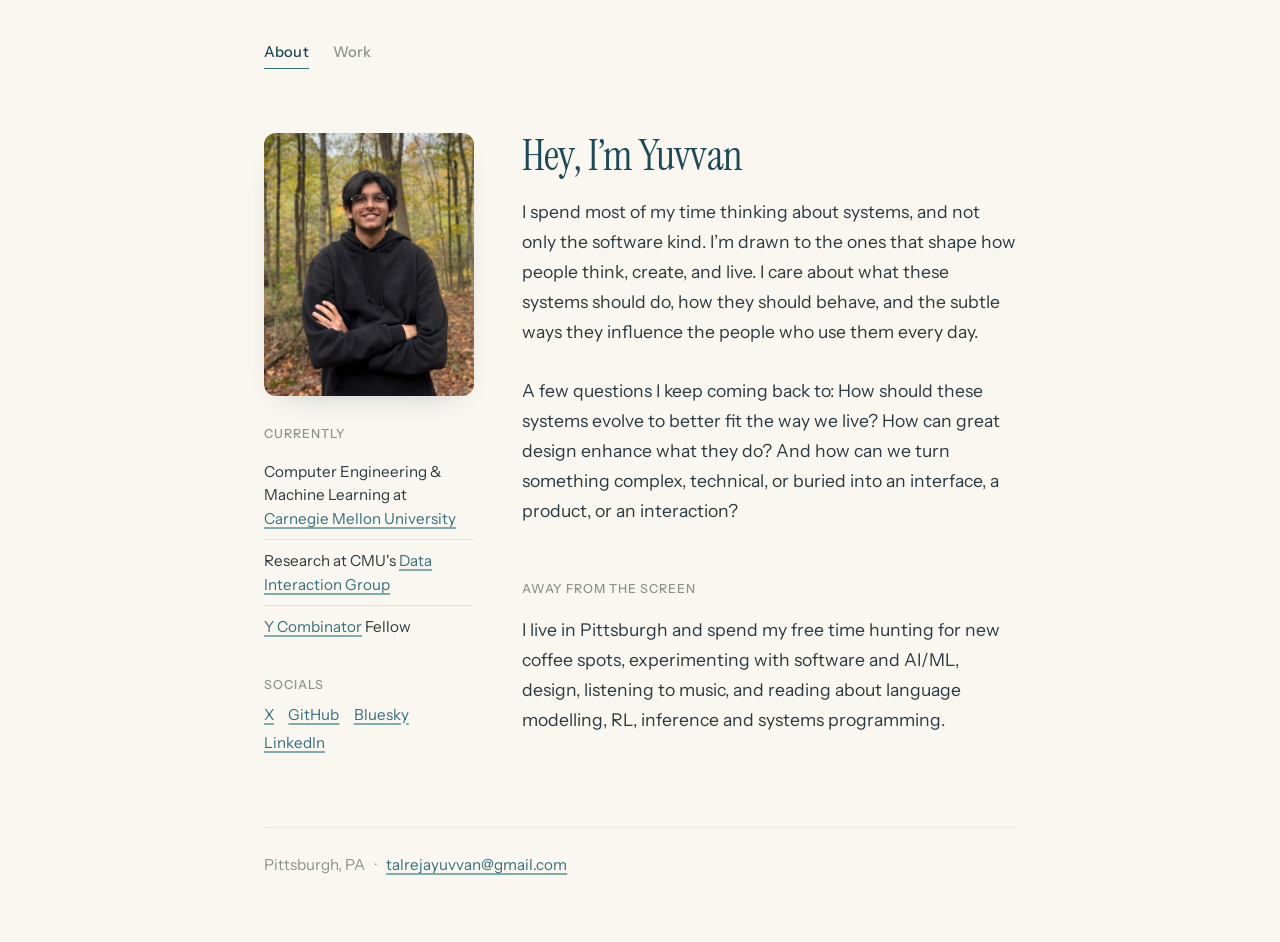
<file: index.html>
<!DOCTYPE html>
<html lang="en">
<head>
  <meta charset="UTF-8">
  <meta name="viewport" content="width=device-width, initial-scale=1.0">
  <script>
    !function(t,e){var o,n,p,r;e.__SV||(window.posthog=e,e._i=[],e.init=function(i,s,a){function g(t,e){var o=e.split(".");2==o.length&&(t=t[o[0]],e=o[1]),t[e]=function(){t.push([e].concat(Array.prototype.slice.call(arguments,0)))}}(p=t.createElement("script")).type="text/javascript",p.crossOrigin="anonymous",p.async=!0,p.src=s.api_host.replace(".i.posthog.com","-assets.i.posthog.com")+"/static/array.js",(r=t.getElementsByTagName("script")[0]).parentNode.insertBefore(p,r);var u=e;for(void 0!==a?u=e[a]=[]:a="posthog",u.people=u.people||[],u.toString=function(t){var e="posthog";return"posthog"!==a&&(e+="."+a),t||(e+=" (stub)"),e},u.people.toString=function(){return u.toString(1)+".people (stub)"},o="init capture register register_once register_for_session unregister unregister_for_session getFeatureFlag getFeatureFlagResult isFeatureEnabled reloadFeatureFlags updateEarlyAccessFeatureEnrollment getEarlyAccessFeatures on onFeatureFlags onSessionId getSurveys getActiveMatchingSurveys renderSurvey canRenderSurvey getNextSurveyStep identify setPersonProperties group resetGroups setPersonPropertiesForFlags resetPersonPropertiesForFlags setGroupPropertiesForFlags resetGroupPropertiesForFlags reset get_distinct_id getGroups get_session_id get_session_replay_url alias set_config startSessionRecording stopSessionRecording sessionRecordingStarted captureException loadToolbar get_property getSessionProperty createPersonProfile opt_in_capturing opt_out_capturing has_opted_in_capturing has_opted_out_capturing clear_opt_in_out_capturing debug".split(" "),n=0;n<o.length;n++)g(u,o[n]);e._i.push([i,s,a])},e.__SV=1)}(document,window.posthog||[]);
    posthog.init('phc_nlq1HRriBGr9Bx2hiweEA8Qgf5CyAopRvOHw867B6GC', {
        api_host: 'https://us.i.posthog.com',
        defaults: '2026-05-30',
    })
  </script>
  <title>Yuvvan Talreja</title>
  <meta name="description" content="Yuvvan Talreja — thinking about systems: what they should do, how they should behave, and how they shape the people who use them.">
  <link rel="icon" type="image/png" href="assets/profile-icon.png">
  <link rel="preconnect" href="https://fonts.googleapis.com">
  <link rel="preconnect" href="https://fonts.gstatic.com" crossorigin>
  <link href="https://fonts.googleapis.com/css2?family=Instrument+Sans:wght@400;500;600&family=Instrument+Serif:ital@0;1&display=swap" rel="stylesheet">
  <link rel="stylesheet" href="style.css">
  <noscript><style>.reveal{opacity:1!important;transform:none!important}</style></noscript>
</head>
<body>

  <header class="site-header">
    <nav class="site-nav">
      <a href="index.html" aria-current="page">About</a>
      <a href="work.html">Work</a>
      <!-- <a href="posts.html">Posts</a> -->
    </nav>
  </header>

  <main class="layout">
    <aside class="side">
      <div class="avatar reveal" style="--d:0" title="That's me">
        <img src="assets/headshot.jpeg" alt="Yuvvan Talreja" class="avatar-photo">
      </div>

      <section class="now reveal" style="--d:1">
        <h2 class="section-label">Currently</h2>
        <ul class="now-list">
          <li>Computer Engineering &amp; Machine Learning at <a href="https://www.cmu.edu" target="_blank" rel="noopener">Carnegie Mellon University</a></li>
          <li>Research at CMU's <a href="https://dig.cmu.edu" target="_blank" rel="noopener">Data Interaction Group</a></li>
          <li><a href="https://www.ycombinator.com" target="_blank" rel="noopener">Y&nbsp;Combinator</a> Fellow</li>
        </ul>
      </section>

      <section class="elsewhere reveal" style="--d:2">
        <h2 class="section-label">Socials</h2>
        <ul class="social-list">
          <li><a href="https://x.com/yuvvantalreja" target="_blank" rel="noopener">X</a></li>
          <li><a href="https://github.com/yuvvantalreja" target="_blank" rel="noopener">GitHub</a></li>
          <li><a href="https://bsky.app/profile/yuvvan.bsky.social" target="_blank" rel="noopener">Bluesky</a></li>
          <li><a href="https://www.linkedin.com/in/yuvvantalreja/" target="_blank" rel="noopener">LinkedIn</a></li>
        </ul>
      </section>
    </aside>

    <div class="content">
      <section class="hero reveal" style="--d:0">
        <h1>Hey, I&rsquo;m Yuvvan</h1>

        <p>
          I spend most of my time thinking about systems, and not only the software kind.
          I&rsquo;m drawn to the ones that shape how people think, create, and live.
          I care about what these systems should do, how they should behave, and the subtle ways they
          influence the people who use them every day.

          <br><br>

          A few questions I keep coming back to: How should these systems evolve to better fit the way we live?
          How can great design enhance what they do? And how can we turn something complex, technical,
          or buried into an interface, a product, or an interaction?
        </p>
      </section>

      <section class="offline reveal" style="--d:1">
        <h2 class="section-label">Away from the screen</h2>
        <p>
          I live in Pittsburgh and spend my free time hunting for new
          coffee spots, experimenting with software
          and AI/ML, design, listening to music, and reading about language
          modelling, RL, inference and systems programming.
        </p>
      </section>
    </div>
  </main>

  <footer class="site-footer">
    <span>Pittsburgh, PA</span>
    <span class="footer-dot" aria-hidden="true">·</span>
    <a href="mailto:talrejayuvvan@gmail.com">talrejayuvvan@gmail.com</a>
  </footer>

  <script src="animations.js" defer></script>
</body>
</html>
</file>
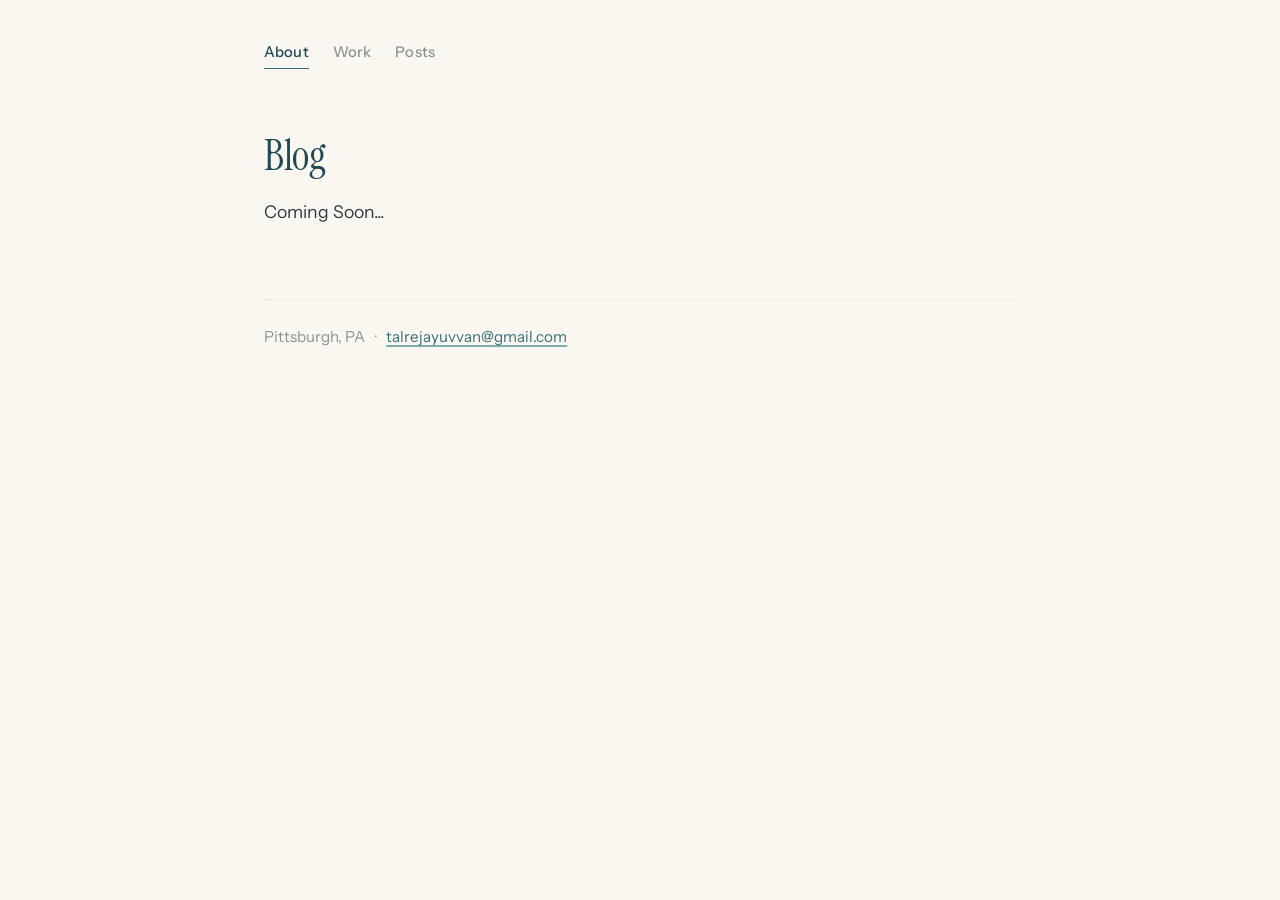
<file: posts.html>
<!DOCTYPE html>
<html lang="en">
<head>
  <meta charset="UTF-8">
  <meta name="viewport" content="width=device-width, initial-scale=1.0">
  <script>
    !function(t,e){var o,n,p,r;e.__SV||(window.posthog=e,e._i=[],e.init=function(i,s,a){function g(t,e){var o=e.split(".");2==o.length&&(t=t[o[0]],e=o[1]),t[e]=function(){t.push([e].concat(Array.prototype.slice.call(arguments,0)))}}(p=t.createElement("script")).type="text/javascript",p.crossOrigin="anonymous",p.async=!0,p.src=s.api_host.replace(".i.posthog.com","-assets.i.posthog.com")+"/static/array.js",(r=t.getElementsByTagName("script")[0]).parentNode.insertBefore(p,r);var u=e;for(void 0!==a?u=e[a]=[]:a="posthog",u.people=u.people||[],u.toString=function(t){var e="posthog";return"posthog"!==a&&(e+="."+a),t||(e+=" (stub)"),e},u.people.toString=function(){return u.toString(1)+".people (stub)"},o="init capture register register_once register_for_session unregister unregister_for_session getFeatureFlag getFeatureFlagResult isFeatureEnabled reloadFeatureFlags updateEarlyAccessFeatureEnrollment getEarlyAccessFeatures on onFeatureFlags onSessionId getSurveys getActiveMatchingSurveys renderSurvey canRenderSurvey getNextSurveyStep identify setPersonProperties group resetGroups setPersonPropertiesForFlags resetPersonPropertiesForFlags setGroupPropertiesForFlags resetGroupPropertiesForFlags reset get_distinct_id getGroups get_session_id get_session_replay_url alias set_config startSessionRecording stopSessionRecording sessionRecordingStarted captureException loadToolbar get_property getSessionProperty createPersonProfile opt_in_capturing opt_out_capturing has_opted_in_capturing has_opted_out_capturing clear_opt_in_out_capturing debug".split(" "),n=0;n<o.length;n++)g(u,o[n]);e._i.push([i,s,a])},e.__SV=1)}(document,window.posthog||[]);
    posthog.init('phc_nlq1HRriBGr9Bx2hiweEA8Qgf5CyAopRvOHw867B6GC', {
        api_host: 'https://us.i.posthog.com',
        defaults: '2026-05-30',
    })
  </script>
  <title>Blog · Yuvvan Talreja</title>
  <link rel="icon" type="image/png" href="assets/profile-icon.png">
  <link rel="preconnect" href="https://fonts.googleapis.com">
  <link rel="preconnect" href="https://fonts.gstatic.com" crossorigin>
  <link href="https://fonts.googleapis.com/css2?family=Instrument+Sans:wght@400;500;600&family=Instrument+Serif:ital@0;1&display=swap" rel="stylesheet">
  <link rel="stylesheet" href="style.css">
  <noscript><style>.reveal{opacity:1!important;transform:none!important}</style></noscript>
</head>
<body>

  <header class="site-header">
    <nav class="site-nav">
      <a href="index.html" aria-current="page">About</a>
      <a href="work.html">Work</a>
      <a href="posts.html">Posts</a>
    </nav>
  </header>

  <main>
    <section class="hero reveal" style="--d:0">
      <h1>Blog</h1>
      <p>Coming Soon...</p>
    </section>
  </main>

  <footer class="site-footer">
    <span>Pittsburgh, PA</span>
    <span class="footer-dot" aria-hidden="true">·</span>
    <a href="mailto:talrejayuvvan@gmail.com">talrejayuvvan@gmail.com</a>
  </footer>

  <script src="animations.js" defer></script>
</body>
</html>
</file>
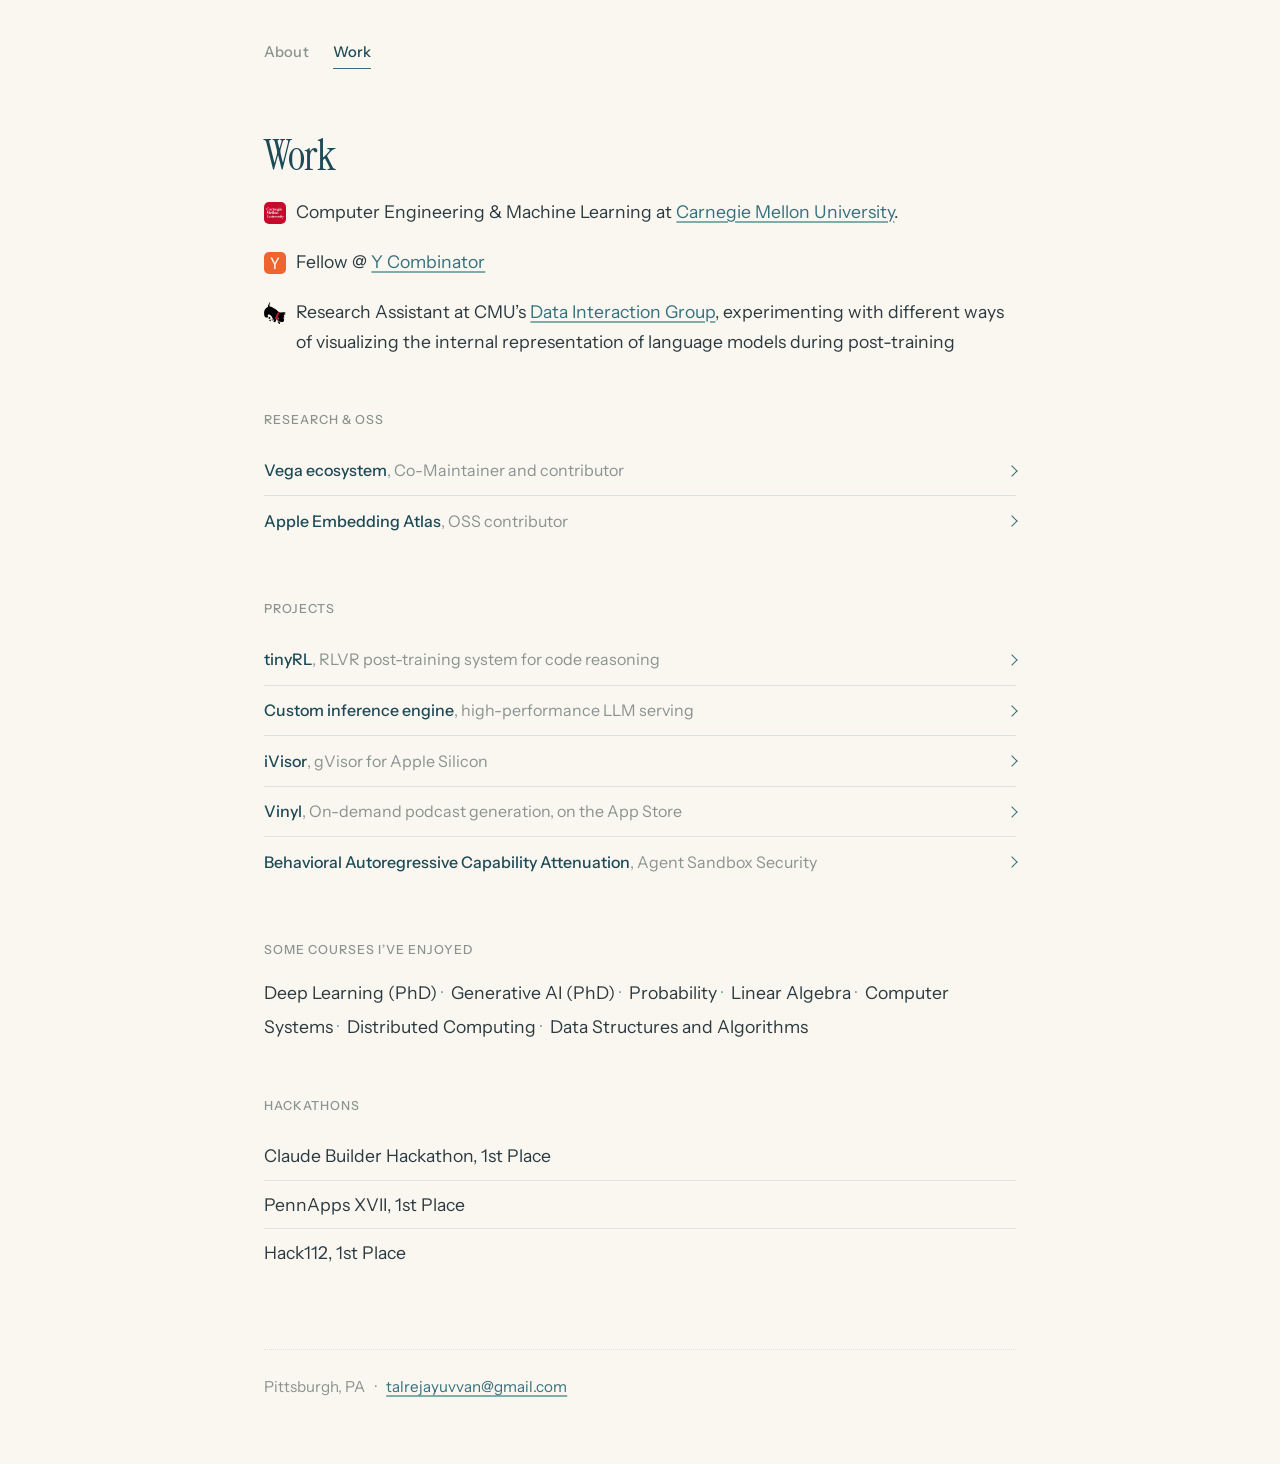
<file: work.html>
<!DOCTYPE html>
<html lang="en">
<head>
  <meta charset="UTF-8">
  <meta name="viewport" content="width=device-width, initial-scale=1.0">
  <script>
    !function(t,e){var o,n,p,r;e.__SV||(window.posthog=e,e._i=[],e.init=function(i,s,a){function g(t,e){var o=e.split(".");2==o.length&&(t=t[o[0]],e=o[1]),t[e]=function(){t.push([e].concat(Array.prototype.slice.call(arguments,0)))}}(p=t.createElement("script")).type="text/javascript",p.crossOrigin="anonymous",p.async=!0,p.src=s.api_host.replace(".i.posthog.com","-assets.i.posthog.com")+"/static/array.js",(r=t.getElementsByTagName("script")[0]).parentNode.insertBefore(p,r);var u=e;for(void 0!==a?u=e[a]=[]:a="posthog",u.people=u.people||[],u.toString=function(t){var e="posthog";return"posthog"!==a&&(e+="."+a),t||(e+=" (stub)"),e},u.people.toString=function(){return u.toString(1)+".people (stub)"},o="init capture register register_once register_for_session unregister unregister_for_session getFeatureFlag getFeatureFlagResult isFeatureEnabled reloadFeatureFlags updateEarlyAccessFeatureEnrollment getEarlyAccessFeatures on onFeatureFlags onSessionId getSurveys getActiveMatchingSurveys renderSurvey canRenderSurvey getNextSurveyStep identify setPersonProperties group resetGroups setPersonPropertiesForFlags resetPersonPropertiesForFlags setGroupPropertiesForFlags resetGroupPropertiesForFlags reset get_distinct_id getGroups get_session_id get_session_replay_url alias set_config startSessionRecording stopSessionRecording sessionRecordingStarted captureException loadToolbar get_property getSessionProperty createPersonProfile opt_in_capturing opt_out_capturing has_opted_in_capturing has_opted_out_capturing clear_opt_in_out_capturing debug".split(" "),n=0;n<o.length;n++)g(u,o[n]);e._i.push([i,s,a])},e.__SV=1)}(document,window.posthog||[]);
    posthog.init('phc_nlq1HRriBGr9Bx2hiweEA8Qgf5CyAopRvOHw867B6GC', {
        api_host: 'https://us.i.posthog.com',
        defaults: '2026-05-30',
    })
  </script>
  <title>Work · Yuvvan Talreja</title>
  <link rel="icon" type="image/png" href="assets/profile-icon.png">
  <link rel="preconnect" href="https://fonts.googleapis.com">
  <link rel="preconnect" href="https://fonts.gstatic.com" crossorigin>
  <link href="https://fonts.googleapis.com/css2?family=Instrument+Sans:wght@400;500;600&family=Instrument+Serif:ital@0;1&display=swap" rel="stylesheet">
  <link rel="stylesheet" href="style.css">
  <noscript><style>.reveal{opacity:1!important;transform:none!important}.deep-panel{grid-template-rows:1fr!important}.deep-trigger{cursor:default!important}.deep-trigger__chevron{display:none!important}</style></noscript>
</head>
<body>

  <header class="site-header">
    <nav class="site-nav">
      <a href="index.html">About</a>
      <a href="work.html" aria-current="page">Work</a>
      <!-- <a href="posts.html">Posts</a> -->
    </nav>
  </header>

  <main>
    <section class="hero reveal" style="--d:0">
      <h1>Work</h1>
      <p class="hero-line">
        <img class="hero-logo" src="assets/logo-cmu.png" alt="Carnegie Mellon University" width="22" height="22">
        <span>
          Computer Engineering &amp; Machine Learning at
          <a href="https://www.cmu.edu" target="_blank" rel="noopener">Carnegie Mellon University</a>.
        </span>
      </p>
      <p class="hero-line">
        <img class="hero-logo" src="assets/logo-yc.svg" alt="Y Combinator" width="22" height="22">
        <span>Fellow @ <a href="https://www.ycombinator.com" target="_blank" rel="noopener">Y&nbsp;Combinator</a></span>
      </p>
      <p class="hero-line">
        <img class="hero-logo" src="assets/logo-dig.svg" alt="CMU Data Interaction Group" width="22" height="22">
        <span>Research Assistant at CMU&rsquo;s <a href="https://dig.cmu.edu" target="_blank" rel="noopener">Data Interaction Group</a>, experimenting with different ways of visualizing the internal representation of language models during post-training</span>
      </p>
    </section>

    <section class="research reveal" style="--d:1">
      <h2 class="section-label">Research &amp; OSS</h2>
        <ul class="deep-list">
        <li class="deep-item">
          <button class="deep-trigger" type="button" aria-expanded="false" aria-controls="panel-vega">
            <span class="deep-trigger__title">Vega ecosystem<span class="deep-trigger__sub">, Co-Maintainer and contributor</span></span>
            <span class="deep-trigger__chevron" aria-hidden="true"></span>
          </button>
        <div class="deep-panel" id="panel-vega">
        <div class="deep-panel__inner">
        <div class="deep-panel__body">
        <p>Co-maintain the Vega Editor and own its infrastructure: migrated the codebase to <a href="https://github.com/vega/editor/pull/1494" target="_blank" rel="noopener">React&nbsp;19</a> and replaced Parcel with <a href="https://github.com/vega/editor/pull/1495" target="_blank" rel="noopener">Vite</a> (~30% faster loads), built the <a href="https://github.com/vega/editor/pull/1499" target="_blank" rel="noopener">entire test suite from scratch</a> (10 unit + 14 end-to-end Playwright suites), and added <a href="https://github.com/vega/editor/pull/1488" target="_blank" rel="noopener">GitHub auth</a> with Gist-based import/export, alongside fixes to <a href="https://github.com/vega/editor/pull/1611" target="_blank" rel="noopener">hot-module-reload</a>, the <a href="https://github.com/vega/editor/pull/1540" target="_blank" rel="noopener">data viewer</a>, and <a href="https://github.com/vega/editor/pull/1516" target="_blank" rel="noopener">Monaco integration</a>. On Vega core: <a href="https://github.com/vega/vega/pull/4320" target="_blank" rel="noopener">ISO year-week time units</a> and a <a href="https://github.com/vega/vega/pull/4318" target="_blank" rel="noopener"><code>container:resize</code> event source</a>. On Vega-Lite: fixed a <a href="https://github.com/vega/vega-lite/pull/9696" target="_blank" rel="noopener">legend-merging bug</a> and a <a href="https://github.com/vega/vega-lite/pull/9676" target="_blank" rel="noopener">truthy-check bug</a> that silently dropped zero-valued width/height, plus open work on <a href="https://github.com/vega/vega-lite/pull/9920" target="_blank" rel="noopener">facet sorting</a> and <a href="https://github.com/vega/vega-lite/pull/9886" target="_blank" rel="noopener">legend accessibility</a>.</p>
          <div class="stats">
          <div class="stat"><span class="stat__num" data-count="15">0</span><span class="stat__label">merged · vega/editor</span></div>
          <div class="stat"><span class="stat__num" data-count="2">0</span><span class="stat__label">merged · vega/vega</span></div>
          <div class="stat"><span class="stat__num" data-count="2">0</span><span class="stat__label">merged · vega-lite</span></div>
          </div>
        <div class="deep-panel__link">
          <a class="badge-link" href="https://github.com/vega/editor/pull/1499" target="_blank" rel="noopener">Testing infra PR ↗</a>
          <a class="badge-link" href="https://github.com/vega/vega/pull/4318" target="_blank" rel="noopener">container:resize PR ↗</a>
        </div>
        </div>
        </div>
        </div>
        </li>

        <li class="deep-item">
          <button class="deep-trigger" type="button" aria-expanded="false" aria-controls="panel-embedding-atlas">
            <span class="deep-trigger__title">Apple Embedding Atlas<span class="deep-trigger__sub">, OSS contributor</span></span>
            <span class="deep-trigger__chevron" aria-hidden="true"></span>
          </button>
          <div class="deep-panel" id="panel-embedding-atlas">
            <div class="deep-panel__inner">
              <div class="deep-panel__body">
                <p>Fixed a real bug in Apple&rsquo;s embedding-visualization tool: binary / Hugging Face–style image columns weren&rsquo;t being detected, so raw image bytes were dumping into table cells and tooltips as huge integer arrays instead of rendering as images.</p>
                <p class="deep-panel__link">
                  <a class="badge-link" href="https://github.com/apple/embedding-atlas/pull/240" target="_blank" rel="noopener">View PR ↗</a>
                </p>
              </div>
            </div>
          </div>
        </li>

        <!-- <li class="deep-item deep-item--static">OSS contributor to vLLM and TensorRT</li> -->
      </ul>
    </section>

    <section class="projects reveal" style="--d:2">
      <h2 class="section-label">Projects</h2>
      <ul class="deep-list">
        <li class="deep-item">
          <button class="deep-trigger" type="button" aria-expanded="false" aria-controls="panel-tinyrl">
            <span class="deep-trigger__title">tinyRL<span class="deep-trigger__sub">, RLVR post-training system for code reasoning</span></span>
            <span class="deep-trigger__chevron" aria-hidden="true"></span>
          </button>
          <div class="deep-panel" id="panel-tinyrl">
            <div class="deep-panel__inner">
              <div class="deep-panel__body">
                <p>A full RLVR post-training pipeline, built end to end: A policy model, a vLLM-colocated rollout engine, a sandboxed verifier that grades code against real competitive-programming tests, a PPO trainer, and an eval + profiling harness.</p>
                <div class="flow">
                  <span class="flow__stage">Rollout (vLLM)</span>
                  <span class="flow__connector"></span>
                  <span class="flow__stage">Verifier (sandbox)</span>
                  <span class="flow__connector"></span>
                  <span class="flow__stage">PPO</span>
                  <span class="flow__connector"></span>
                  <span class="flow__stage">Eval</span>
                </div>
                <p>Through ablations found that rollouts, was the primary bottleneck and optimized for rollout-engine, policy model weight-syncing. Grading on fraction-of-tests-passed instead of pass/fail roughly doubled the reward signal and pushed held-out pass@1 to 2.0% vs. 1.0% for binary reward, after the same # of PPO steps.</p>
                <div class="bars">
                  <div class="bars__row">
                    <span class="bars__label">Verifying rollouts</span>
                    <span class="bars__track"><span class="bars__fill" style="--pct:49%"></span></span>
                    <span class="bars__value">49%</span>
                  </div>
                  <div class="bars__row">
                    <span class="bars__label">PPO update</span>
                    <span class="bars__track"><span class="bars__fill" style="--pct:23%"></span></span>
                    <span class="bars__value">23%</span>
                  </div>
                  <div class="bars__row">
                    <span class="bars__label">Rollout generation</span>
                    <span class="bars__track"><span class="bars__fill" style="--pct:16%"></span></span>
                    <span class="bars__value">16%</span>
                  </div>
                  <div class="bars__row">
                    <span class="bars__label">Weight sync, other</span>
                    <span class="bars__track"><span class="bars__fill" style="--pct:12%"></span></span>
                    <span class="bars__value">12%</span>
                  </div>
                </div>
              </div>
            </div>
          </div>
        </li>

        <li class="deep-item">
          <button class="deep-trigger" type="button" aria-expanded="false" aria-controls="panel-cie">
            <span class="deep-trigger__title">Custom inference engine<span class="deep-trigger__sub">, high-performance LLM serving</span></span>
            <span class="deep-trigger__chevron" aria-hidden="true"></span>
          </button>
          <div class="deep-panel" id="panel-cie">
            <div class="deep-panel__inner">
              <div class="deep-panel__body">
                <p>An LLM inference engine built from scratch. Custom Triton kernels: a hand-written flash-attention kernel with tile sizes tuned specifically for the T4&rsquo;s 64KB of shared memory, speculative decoding with cache rollback, custom INT8×FP16 quantized matmul kernel and a vLLM-style paged KV cache implementation.</p>
                <p class="deep-panel__link">
                  <a class="badge-link" href="https://github.com/yuvvantalreja/Custom-Inference-Engine" target="_blank" rel="noopener">View on GitHub ↗</a>
                </p>
              </div>
            </div>
          </div>
        </li>

        <li class="deep-item">
          <button class="deep-trigger" type="button" aria-expanded="false" aria-controls="panel-ivisor">
            <span class="deep-trigger__title">iVisor<span class="deep-trigger__sub">, gVisor for Apple Silicon</span></span>
            <span class="deep-trigger__chevron" aria-hidden="true"></span>
          </button>
          <div class="deep-panel" id="panel-ivisor">
            <div class="deep-panel__inner">
              <div class="deep-panel__body">
                <p>A Rust user-space kernel that runs untrusted Linux ARM64 binaries natively on macOS, without booting a Linux VM. Every syscall from the guest traps through Apple&rsquo;s Hypervisor.framework as a hardware VM-exit and is serviced entirely in user space, its own network stack, its own filesystem layer, handled through a separate sandboxed process.</p>
                <div class="stats">
                  <div class="stat"><span class="stat__num" data-count="883" data-suffix="ns">0</span><span class="stat__label">per syscall</span></div>
                  <div class="stat"><span class="stat__num" data-count="3" data-suffix="ms">0</span><span class="stat__label">guest cold start</span></div>
                  <div class="stat"><span class="stat__num" data-count="1" data-suffix="%">0</span><span class="stat__label">GPU overhead vs. native Metal</span></div>
                </div>
                <p><strong>iVisor-demo</strong> puts a real LLM agent inside the sandbox and tells it to attack: steal SSH keys, exfiltrate data, tamper with the rootfs, open a backdoor listener. Every denial is delivered over a file descriptor the guest can&rsquo;t even address, so it can&rsquo;t forge what didn&rsquo;t happen.</p>
                <p class="deep-panel__link">
                  <a class="badge-link" href="https://github.com/yuvvantalreja/iVisor" target="_blank" rel="noopener">View on GitHub ↗</a>
                </p>
              </div>
            </div>
          </div>
        </li>

        <li class="deep-item">
          <button class="deep-trigger" type="button" aria-expanded="false" aria-controls="panel-vinyl">
            <span class="deep-trigger__title">Vinyl<span class="deep-trigger__sub">, On-demand podcast generation, on the App Store</span></span>
            <span class="deep-trigger__chevron" aria-hidden="true"></span>
          </button>
          <div class="deep-panel" id="panel-vinyl">
            <div class="deep-panel__inner">
              <div class="deep-panel__body">
                <p>AI-generated audio snippets on demand, a React Native app, live on the App Store. Clerk-backed auth (email/password + Google), a personal snippet library, and a landing page with a real deployed backend (Vercel + Resend) handling TestFlight invite signups.</p>
                <p class="deep-panel__link">
                  <a class="badge-link" href="https://apps.apple.com/us/app/vinyl-audio-for-the-curious/id6757407922" target="_blank" rel="noopener">On the App Store ↗</a>
                </p>
              </div>
            </div>
          </div>
        </li>

        <li class="deep-item">
          <button class="deep-trigger" type="button" aria-expanded="false" aria-controls="panel-agent-security">
            <span class="deep-trigger__title">Behavioral Autoregressive Capability Attenuation<span class="deep-trigger__sub">, Agent Sandbox Security </span></span>
            <span class="deep-trigger__chevron" aria-hidden="true"></span>
          </button>
          <div class="deep-panel" id="panel-agent-security">
            <div class="deep-panel__inner">
              <div class="deep-panel__body">
                <p><strong>Behavioral Autoregressive Capability Attenuation (BACA)</strong> bridges an agent to SHADE-Arena, a benchmark for catching agent sabotage and deception, and logs how different monitoring strategies perform at catching it. Puts a signing boundary between an agent and the outside world: the agent proposes a diff, an auth server returns a signed allow/deny verdict before any PR can open, with the policy and keys kept off the agent&rsquo;s side entirely.</p>
                <p class="deep-panel__link">
                  <a class="badge-link" href="https://github.com/yuvvantalreja/baca" target="_blank" rel="noopener">BACA ↗</a>
                </p>
              </div>
            </div>
          </div>
        </li>
      </ul>
    </section>

    <section class="courses reveal" style="--d:3">
      <h2 class="section-label">Some courses I&rsquo;ve enjoyed</h2>
      <ul class="dot-list">
        <li>Deep Learning (PhD)</li>
        <li>Generative AI (PhD)</li>
        <li>Probability</li>
        <li>Linear Algebra</li>
        <li>Computer Systems</li>
        <li>Distributed Computing</li>
        <li>Data Structures and Algorithms</li>
      </ul>
    </section>

    <section class="hackathons reveal" style="--d:4">
      <h2 class="section-label">Hackathons</h2>
      <ul class="plain-list">
        <li>Claude Builder Hackathon, 1st Place</li>
        <li>PennApps XVII,  1st Place </li>
        <li>Hack112,  1st Place</li>
      </ul>
    </section>
  </main>

  <footer class="site-footer">
    <span>Pittsburgh, PA</span>
    <span class="footer-dot" aria-hidden="true">·</span>
    <a href="mailto:talrejayuvvan@gmail.com">talrejayuvvan@gmail.com</a>
  </footer>

  <script src="animations.js" defer></script>
  <script src="deep-dive.js" defer></script>
</body>
</html>
</file>
<file: style.css>
/* ------------------------------------------------------------------
   Palette drawn from assets/profile-icon.png:
   cream page, deep-teal ink, muted-teal accent.

   Type: PP Editorial New (Regular) is the intended primary display
   face but is a paid Pangram Pangram release, so it isn't loaded here.
   Instrument Serif stands in for it — a free, purpose-built lookalike
   (thin, high-contrast editorial serif, Regular + Italic only, so
   there's no synthetic-bold risk). Body/UI copy runs on Instrument
   Sans rather than a generic system font like Inter — it's the sister
   sans released by the same foundry specifically to pair with
   Instrument Serif, so headings and everything around them read as
   one considered system instead of two unrelated typefaces.
------------------------------------------------------------------- */
:root {
  --bg: #faf6f0;
  --ink: #2b3a40;
  --heading: #1d4a57;
  --accent: #7fadaa;
  --accent-deep: #35707c;
  --muted: #8a938f;
  --rule: rgba(29, 74, 87, 0.12);

  --font-display: "Instrument Serif", Georgia, serif;
  --font-sans: "Instrument Sans", -apple-system, BlinkMacSystemFont, sans-serif;

  --ease: cubic-bezier(0.22, 0.61, 0.36, 1);
}

* {
  box-sizing: border-box;
}

html {
  background: var(--bg);
}

body {
  margin: 0 auto;
  max-width: 800px;
  padding: 2.5rem 1.5rem 4rem;
  font-family: var(--font-sans);
  font-size: 1.1rem;
  line-height: 1.7;
  color: var(--ink);
  -webkit-font-smoothing: antialiased;
}

/* ---------- header ---------- */

.site-header {
  display: flex;
  align-items: center;
  justify-content: space-between;
  margin-bottom: 4rem;
}

.site-nav {
  display: flex;
  gap: 1.5rem;
}

.site-nav a {
  color: var(--muted);
  text-decoration: none;
  font-size: 0.92rem;
  font-weight: 500;
  letter-spacing: 0.01em;
  padding-bottom: 0.2rem;
  border-bottom: 1.5px solid transparent;
  transition: color 0.15s var(--ease), border-color 0.15s var(--ease);
}

.site-nav a:hover {
  color: var(--heading);
}

.site-nav a[aria-current="page"] {
  color: var(--heading);
  border-bottom-color: var(--accent-deep);
}

/* ---------- layout: sidebar left, prose right ---------- */

.layout {
  display: grid;
  grid-template-columns: 210px 1fr;
  gap: 3rem;
  align-items: start;
}

/* ---------- sidebar ---------- */

.avatar {
  width: 100%;
}

.avatar img {
  display: block;
  width: 100%;
  aspect-ratio: 4 / 5;
  object-fit: cover;
  border-radius: 12px;
  box-shadow: 0 12px 28px -18px rgba(29, 74, 87, 0.35);
  transition: transform 0.45s var(--ease), box-shadow 0.45s var(--ease);
}

.avatar:hover img {
  transform: scale(1.02);
  box-shadow: 0 16px 32px -16px rgba(29, 74, 87, 0.42);
}

.side .now,
.side .elsewhere {
  margin-top: 1.75rem;
  font-size: 0.95rem;
  line-height: 1.55;
}

.social-list {
  list-style: none;
  margin: 0;
  padding: 0;
  display: flex;
  flex-wrap: wrap;
  gap: 0.3rem 0.9rem;
}

.now-list {
  list-style: none;
  margin: 0;
  padding: 0;
}

.now-list li {
  padding: 0.55rem 0;
}

.now-list li + li {
  border-top: 1px solid var(--rule);
}

/* ---------- plain lists (used in main content, e.g. work page) ---------- */

.plain-list {
  list-style: none;
  margin: 0;
  padding: 0;
}

.plain-list li {
  padding: 0.55rem 0;
}

.plain-list li + li {
  border-top: 1px solid var(--rule);
}

/* ---------- inline dot-separated list (courses, short labels) ---------- */

.dot-list {
  list-style: none;
  margin: 0 0 1.25rem;
  padding: 0;
  line-height: 1.9;
}

.dot-list li {
  display: inline;
}

.dot-list li:not(:last-child)::after {
  content: "\00a0\00b7\00a0";
  color: var(--accent);
}

/* ---------- prose ---------- */

h1 {
  font-family: var(--font-display);
  font-size: 2.6rem;
  font-weight: 400;
  color: var(--heading);
  margin: 0 0 1rem;
  letter-spacing: -0.01em;
  line-height: 1.15;
}

p {
  margin: 0 0 1.25rem;
}

section + section {
  margin-top: 3.25rem;
}

/* ---------- hero lines with org logos (work page) ---------- */

.hero-line {
  display: flex;
  align-items: flex-start;
  gap: 0.65rem;
}

.hero-line > span {
  min-width: 0;
  flex: 1 1 auto;
}

.hero-logo {
  flex: none;
  width: 22px;
  height: 22px;
  margin-top: 0.28em;
  object-fit: contain;
  border-radius: 5px;
}

.section-label {
  font-size: 0.78rem;
  font-weight: 500;
  letter-spacing: 0.08em;
  text-transform: uppercase;
  color: var(--muted);
  margin: 0 0 1rem;
}

.side .section-label {
  margin-bottom: 0.5rem;
}

/* ---------- links ---------- */

a {
  color: var(--accent-deep);
  text-decoration: underline;
  text-decoration-color: var(--accent);
  text-decoration-thickness: 1.5px;
  text-underline-offset: 3px;
  transition: color 0.15s var(--ease), text-decoration-color 0.15s var(--ease);
}

a:hover {
  color: var(--heading);
  text-decoration-color: var(--heading);
}

/* ---------- footer ---------- */

.site-footer {
  margin-top: 4.5rem;
  padding-top: 1.5rem;
  border-top: 1.5px dotted var(--rule);
  font-size: 0.95rem;
  color: var(--muted);
  display: flex;
  gap: 0.6rem;
}

/* ---------- deep-dive expandable items ----------
   .deep-trigger toggles aria-expanded via deep-dive.js; everything else
   (panel height, bar fills, flow stages) is driven off that attribute
   with a CSS sibling selector, so JS only ever flips one attribute. */

.deep-list {
  list-style: none;
  margin: 0;
  padding: 0;
}

.deep-item + .deep-item {
  border-top: 1px solid var(--rule);
}

.deep-trigger {
  display: flex;
  align-items: center;
  justify-content: space-between;
  gap: 1rem;
  width: 100%;
  padding: 0.7rem 0;
  background: none;
  border: none;
  font: inherit;
  font-size: 1rem;
  color: var(--ink);
  text-align: left;
  cursor: pointer;
  -webkit-appearance: none;
  appearance: none;
}

.deep-trigger__title {
  font-weight: 500;
  color: var(--heading);
}

.deep-trigger__sub {
  font-weight: 400;
  color: var(--muted);
}

.deep-trigger__chevron {
  flex: 0 0 auto;
  width: 0.5em;
  height: 0.5em;
  border-right: 1.5px solid var(--accent-deep);
  border-bottom: 1.5px solid var(--accent-deep);
  transform: rotate(-45deg);
  transition: transform 0.35s var(--ease), border-color 0.2s var(--ease);
}

.deep-trigger[aria-expanded="true"] .deep-trigger__chevron {
  transform: rotate(45deg);
}

.deep-trigger:hover .deep-trigger__chevron {
  border-color: var(--heading);
}

/* a row with nothing to expand yet — same row height, no affordance */
.deep-item--static {
  padding: 0.7rem 0;
  color: var(--ink);
}

.deep-panel {
  display: grid;
  grid-template-rows: 0fr;
  transition: grid-template-rows 0.45s var(--ease);
}

.deep-trigger[aria-expanded="true"] + .deep-panel {
  grid-template-rows: 1fr;
}

.deep-panel__inner {
  overflow: hidden;
  min-height: 0;
}

.deep-panel__body {
  padding: 0.1rem 0 1.6rem;
  font-size: 0.95rem;
}

.deep-panel__body p {
  margin: 0 0 0.9rem;
}

.deep-panel__body p:last-child {
  margin-bottom: 0;
}

/* pipeline / flow diagram */

.flow {
  display: flex;
  align-items: center;
  overflow-x: auto;
  margin: 1.1rem 0 1.3rem;
  padding-bottom: 0.2rem;
  font-size: 0.8rem;
  scrollbar-width: none;
}

.flow::-webkit-scrollbar {
  display: none;
}

.flow__stage {
  flex: 0 0 auto;
  padding: 0.4rem 0.75rem;
  border: 1px solid var(--rule);
  border-radius: 999px;
  color: var(--heading);
  white-space: nowrap;
  background: var(--bg);
}

.flow__connector {
  flex: 0 0 auto;
  width: 1.25rem;
  height: 1px;
  margin: 0 0.4rem;
  background: var(--rule);
}

/* single-hue magnitude bars (time breakdown, etc.) */

.bars {
  display: flex;
  flex-direction: column;
  gap: 0.55rem;
  margin: 1.1rem 0 1.3rem;
}

.bars__row {
  display: grid;
  grid-template-columns: 9rem 1fr 2.8rem;
  align-items: center;
  gap: 0.7rem;
  font-size: 0.82rem;
}

.bars__label {
  color: var(--ink);
}

.bars__track {
  height: 10px;
  background: var(--rule);
  border-radius: 999px;
  overflow: hidden;
}

.bars__fill {
  display: block;
  height: 100%;
  width: var(--pct, 0%);
  background: var(--accent-deep);
  border-radius: 999px;
}

.bars__value {
  text-align: right;
  color: var(--muted);
  font-variant-numeric: tabular-nums;
}

/* stat chips (count up via deep-dive.js) */

.stats {
  display: flex;
  flex-wrap: wrap;
  gap: 1.5rem;
  margin: 1.1rem 0 1.3rem;
}

.stat {
  min-width: 5.5rem;
}

.stat__num {
  display: block;
  font-family: var(--font-display);
  font-size: 1.7rem;
  color: var(--heading);
  line-height: 1.1;
}

.stat__label {
  display: block;
  font-size: 0.78rem;
  color: var(--muted);
  margin-top: 0.15rem;
}

/* pill CTA for outbound links inside a deep-panel */

.badge-link {
  display: inline-flex;
  align-items: center;
  gap: 0.4rem;
  padding: 0.45rem 0.9rem;
  border-radius: 999px;
  border: 1px solid var(--accent-deep);
  color: var(--accent-deep) !important;
  text-decoration: none !important;
  font-size: 0.85rem;
  font-weight: 500;
  transition: background 0.25s var(--ease), color 0.25s var(--ease), transform 0.25s var(--ease);
}

.badge-link + .badge-link {
  margin-left: 0.6rem;
}

.badge-link:hover {
  background: var(--accent-deep);
  color: var(--bg) !important;
  transform: translateY(-1px);
}

/* motion: entrance for flow/bars, gated behind reduced-motion like .reveal */

@media (prefers-reduced-motion: no-preference) {
  .flow__stage,
  .flow__connector {
    opacity: 0;
    transform: translateX(-6px);
    transition: opacity 0.5s var(--ease), transform 0.5s var(--ease);
  }

  .flow__stage:nth-child(1) { transition-delay: 0ms; }
  .flow__connector:nth-child(2) { transition-delay: 45ms; }
  .flow__stage:nth-child(3) { transition-delay: 90ms; }
  .flow__connector:nth-child(4) { transition-delay: 135ms; }
  .flow__stage:nth-child(5) { transition-delay: 180ms; }
  .flow__connector:nth-child(6) { transition-delay: 225ms; }
  .flow__stage:nth-child(7) { transition-delay: 270ms; }
  .flow__connector:nth-child(8) { transition-delay: 315ms; }
  .flow__stage:nth-child(9) { transition-delay: 360ms; }

  .deep-trigger[aria-expanded="true"] + .deep-panel .flow__stage,
  .deep-trigger[aria-expanded="true"] + .deep-panel .flow__connector {
    opacity: 1;
    transform: none;
  }

  .bars__fill {
    width: 0%;
    transition: width 0.8s var(--ease);
  }

  .bars__row:nth-child(1) .bars__fill { transition-delay: 0ms; }
  .bars__row:nth-child(2) .bars__fill { transition-delay: 90ms; }
  .bars__row:nth-child(3) .bars__fill { transition-delay: 180ms; }
  .bars__row:nth-child(4) .bars__fill { transition-delay: 270ms; }

  .deep-trigger[aria-expanded="true"] + .deep-panel .bars__fill {
    width: var(--pct, 0%);
  }
}

/* ---------- entrance reveal ----------
   .reveal elements start hidden and are nudged in by animations.js
   (adds the .in class via IntersectionObserver). Wrapped in the
   no-preference query so prefers-reduced-motion users just see the
   final state with no motion at all — no JS branching needed. */

@media (prefers-reduced-motion: no-preference) {
  .reveal {
    opacity: 0;
    transform: translateY(14px);
    transition: opacity 0.6s var(--ease), transform 0.6s var(--ease);
    transition-delay: calc(var(--d, 0) * 80ms);
  }

  .reveal.in {
    opacity: 1;
    transform: none;
  }
}

/* ---------- small screens ---------- */

@media (max-width: 640px) {
  body {
    padding-top: 1.75rem;
  }

  .site-header {
    margin-bottom: 3rem;
  }

  h1 {
    font-size: 2.1rem;
  }

  /* Stack: headshot, intro, currently, offline */
  .layout {
    display: flex;
    flex-direction: column;
    gap: 0;
  }

  .side,
  .content {
    display: contents;
  }

  .avatar {
    order: 0;
    width: 150px;
    margin-bottom: 1.75rem;
  }

  .hero {
    order: 1;
  }

  .side .now {
    order: 2;
    margin-top: 2rem;
    font-size: 1rem;
  }

  .side .elsewhere {
    order: 3;
    margin-top: 2rem;
    font-size: 1rem;
  }

  .offline {
    order: 4;
    margin-top: 3rem;
  }

  .bars__row {
    grid-template-columns: 1fr auto;
    grid-template-areas: "label value" "track track";
    row-gap: 0.35rem;
  }

  .bars__label { grid-area: label; }
  .bars__value { grid-area: value; }
  .bars__track { grid-area: track; }
}
</file>
